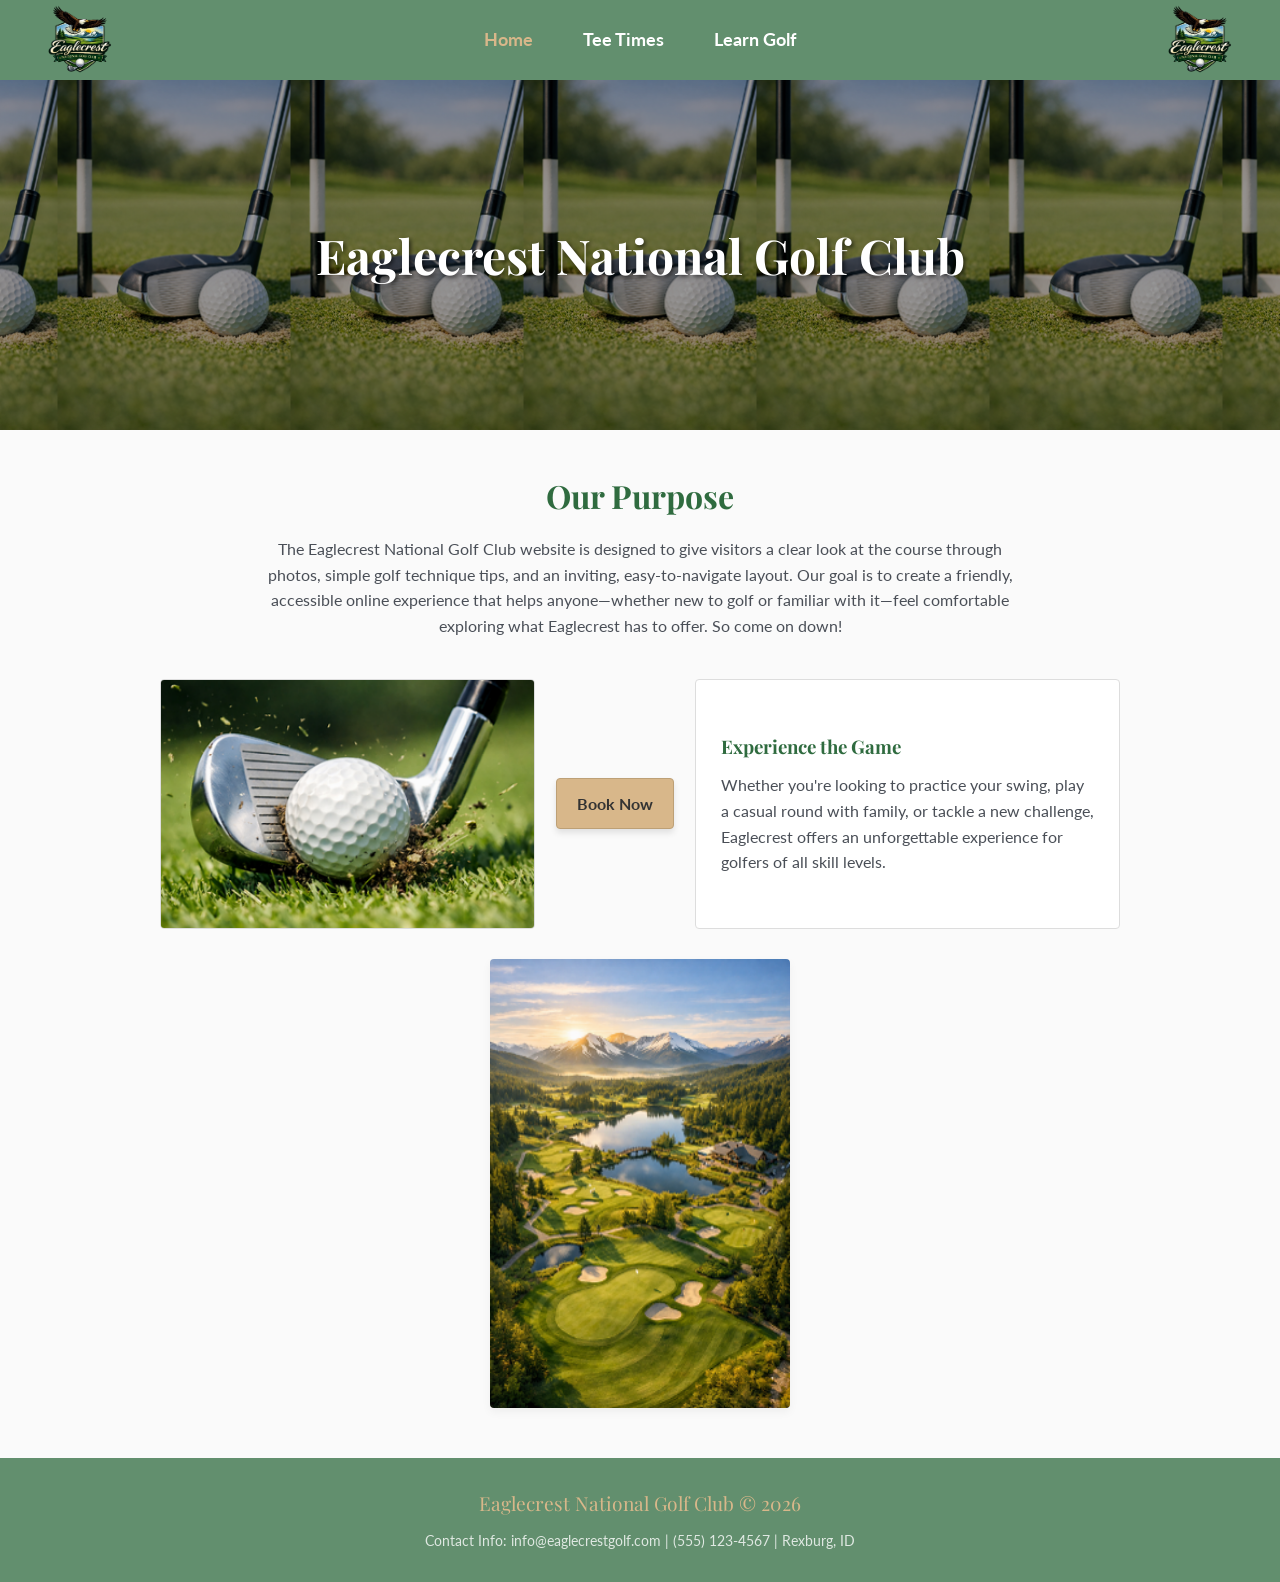
<file: index.html>
<!DOCTYPE html>
<html lang="en">
<head>
    <meta charset="UTF-8">
    <meta name="viewport" content="width=device-width, initial-scale=1.0">
    <title>Eaglecrest National Golf Club - Home</title>
    <link rel="preconnect" href="https://fonts.googleapis.com">
    <link rel="preconnect" href="https://fonts.gstatic.com" crossorigin>
    <link href="https://fonts.googleapis.com/css2?family=Lato:ital,wght@0,300;0,400;0,700;1,400&family=Playfair+Display:ital,wght@0,400..900;1,400..900&display=swap" rel="stylesheet">
    <link rel="stylesheet" href="styles/style.css">
</head>
<body>

    <header>
        <div class="nav-container">
            <div class="logo-box">
                <img src="assets/logo.png" alt="Eaglecrest Logo" class="nav-logo">
            </div>
            <nav>
                <a href="index.html" class="active">Home</a>
                <a href="tee-times.html">Tee Times</a>
                <a href="learn-golf.html">Learn Golf</a>
            </nav>
            <div class="logo-box">
                <img src="assets/logo.png" alt="Eaglecrest Logo" class="nav-logo">
            </div>
        </div>
    </header>

    <main>
        <section class="hero-section">
            <div class="hero-overlay">
                <h1>Eaglecrest National Golf Club</h1>
            </div>
        </section>

        <section class="purpose-section">
            <h2>Our Purpose</h2>
            <p>The Eaglecrest National Golf Club website is designed to give visitors a clear look at the course through photos, simple golf technique tips, and an inviting, easy-to-navigate layout. Our goal is to create a friendly, accessible online experience that helps anyone—whether new to golf or familiar with it—feel comfortable exploring what Eaglecrest has to offer. So come on down!</p>
        </section>

        <section class="home-gallery">
            <div class="gallery-top">
                <div class="gallery-card">
                    <img src="assets/golf_ball_close_up.png" alt="Golf ball and club close up">
                </div>
                
                <div class="cta-box">
                    <a href="tee-times.html" class="book-btn">Book Now</a>
                </div>

                <div class="gallery-card text-card">
                    <h3>Experience the Game</h3>
                    <p>Whether you're looking to practice your swing, play a casual round with family, or tackle a new challenge, Eaglecrest offers an unforgettable experience for golfers of all skill levels.</p>
                </div>
            </div>

            <div class="gallery-bottom">
                <div class="course-image-box">
                    <img src="assets/aerial.png" alt="Beautiful aerial view of Eaglecrest Golf Course">
                </div>
            </div>
        </section>
    </main>

    <footer>
        <p class="footer-title">Eaglecrest National Golf Club &copy; 2026</p>
        <div class="contact-info">
            <p>Contact Info: info@eaglecrestgolf.com | (555) 123-4567 | Rexburg, ID</p>
        </div>
    </footer>

</body>
</html>
</file>
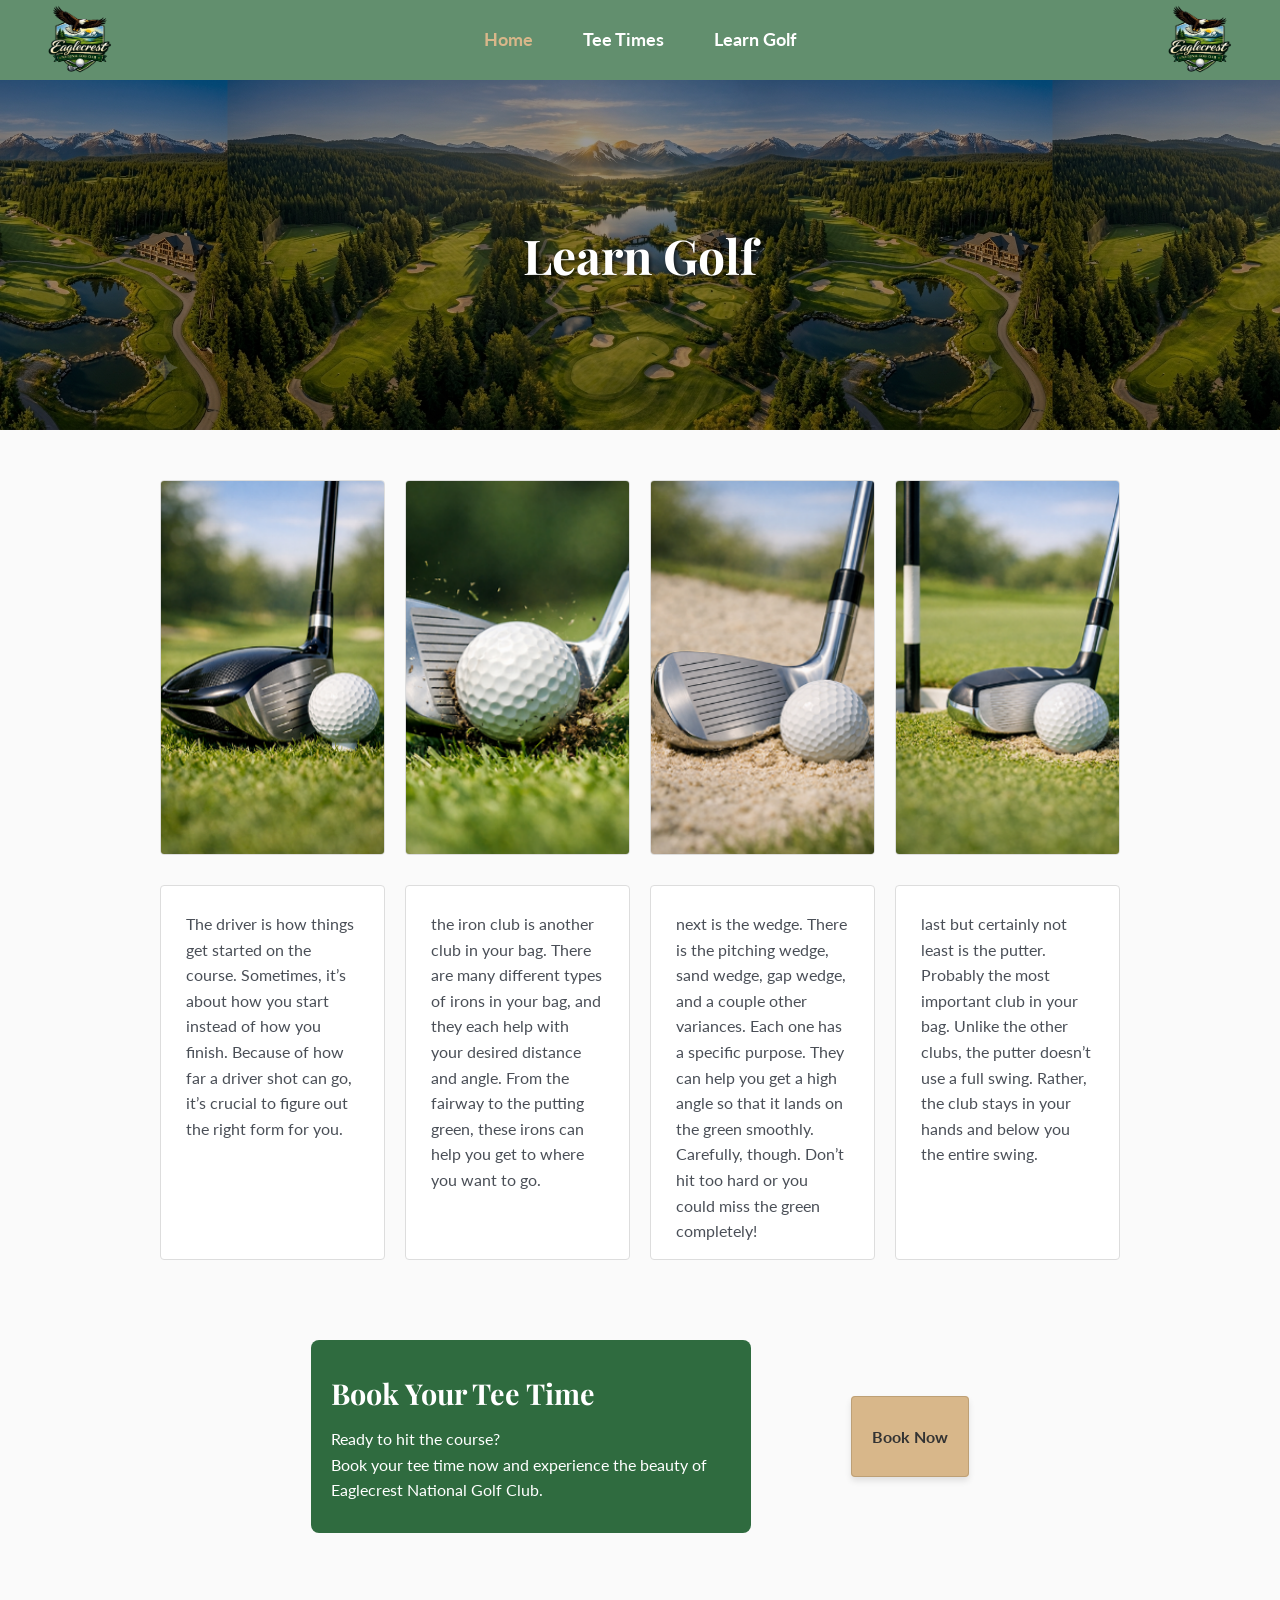
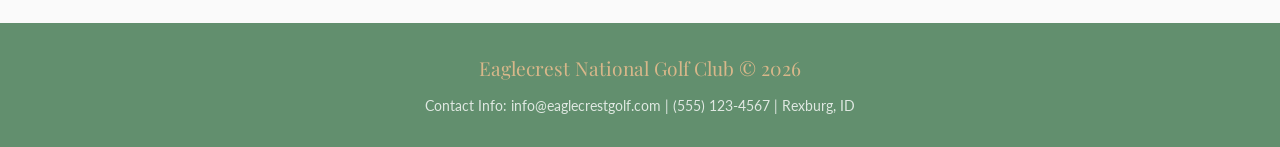
<file: learn-golf.html>
<!DOCTYPE html>
<html lang="en">
<head>
    <meta charset="UTF-8">
    <meta name="viewport" content="width=device-width, initial-scale=1.0">
    <title>Eaglecrest National Golf Club - Learn Golf</title>
    <link rel="preconnect" href="https://fonts.googleapis.com">
    <link rel="preconnect" href="https://fonts.gstatic.com" crossorigin>
    <link href="https://fonts.googleapis.com/css2?family=Lato:ital,wght@0,300;0,400;0,700;1,400&family=Playfair+Display:ital,wght@0,400..900;1,400..900&display=swap" rel="stylesheet">
    <link rel="stylesheet" href="styles/learn-golf.css">
</head>
<body>

    <header>
        <div class="nav-container">
            <div class="logo-box">
                <img src="assets/logo.png" alt="Eaglecrest Logo" class="nav-logo">
            </div>
            <nav>
                <a href="index.html" class="active">Home</a>
                <a href="tee-times.html">Tee Times</a>
                <a href="learn-golf.html">Learn Golf</a>
            </nav>
            <div class="logo-box">
                <img src="assets/logo.png" alt="Eaglecrest Logo" class="nav-logo">
            </div>
        </div>
    </header>

    <main>
        <section class="hero-section">
            <div class="hero-overlay">
                <h1>Learn Golf</h1>
            </div>
        </section>

        <section class="home-gallery">
            <div class="gallery-top">
                <div class="gallery-card">
                    <img src="assets/Picture3.png" alt="9 Iron">
                </div>
                
                <div class="gallery-card">
                    <img src="assets/golf_ball_close_up.png" alt="Golf ball and club close up">
                </div>

                <div class="gallery-card">
                    <img src="assets/Picture4.png" alt="Golf ball and club close up">
                </div>

                <div class="gallery-card">
                    <img src="assets/hero.png" alt="putter">
                </div>
            </div>

            <div class="gallery-bottom">
                <div class="gallery-card text-card">
                    <p>The driver is how things get started on the course. Sometimes, it’s about how you start instead of how you finish. Because of how far a driver shot can go, it’s crucial to figure out the right form for you.</p>
                </div>
                <div class="gallery-card text-card">
                    <p>the iron club is another club in your bag. There are many different types of irons in your bag, and they each help with your desired distance and angle. From the fairway to the putting green, these irons can help you get to where you want to go.</p>
                </div>
                <div class="gallery-card text-card">
                    <p>next is the wedge. There is the pitching wedge, sand wedge, gap wedge, and a couple other variances. Each one has a specific purpose. They can help you get a high angle so that it lands on the green smoothly. Carefully, though. Don’t hit too hard or you could miss the green completely! </p>
                </div>
                <div class="gallery-card text-card">
                    <p> last but certainly not least is the putter. Probably the most important club in your bag. Unlike the other clubs, the putter doesn’t use a full swing. Rather, the club stays in your hands and below you the entire swing. </p>
                </div>
            </div>
        </section>
        <section class = "tee-booking">
            <div class="tee-booking-content">
                <h2>Book Your Tee Time</h2>
                <p>Ready to hit the course?</p>
                <p>Book your tee time now and experience the beauty of Eaglecrest National Golf Club.</p>
            </div>
            <div class="tee-booking-button">
                <a href="tee-times.html" class="book-now-button">Book Now</a>
            </div>

        </section>
    </main>

    <footer>
        <p class="footer-title">Eaglecrest National Golf Club &copy; 2026</p>
        <div class="contact-info">
            <p>Contact Info: info@eaglecrestgolf.com | (555) 123-4567 | Rexburg, ID</p>
        </div>
    </footer>

</body>
</html>
</file>
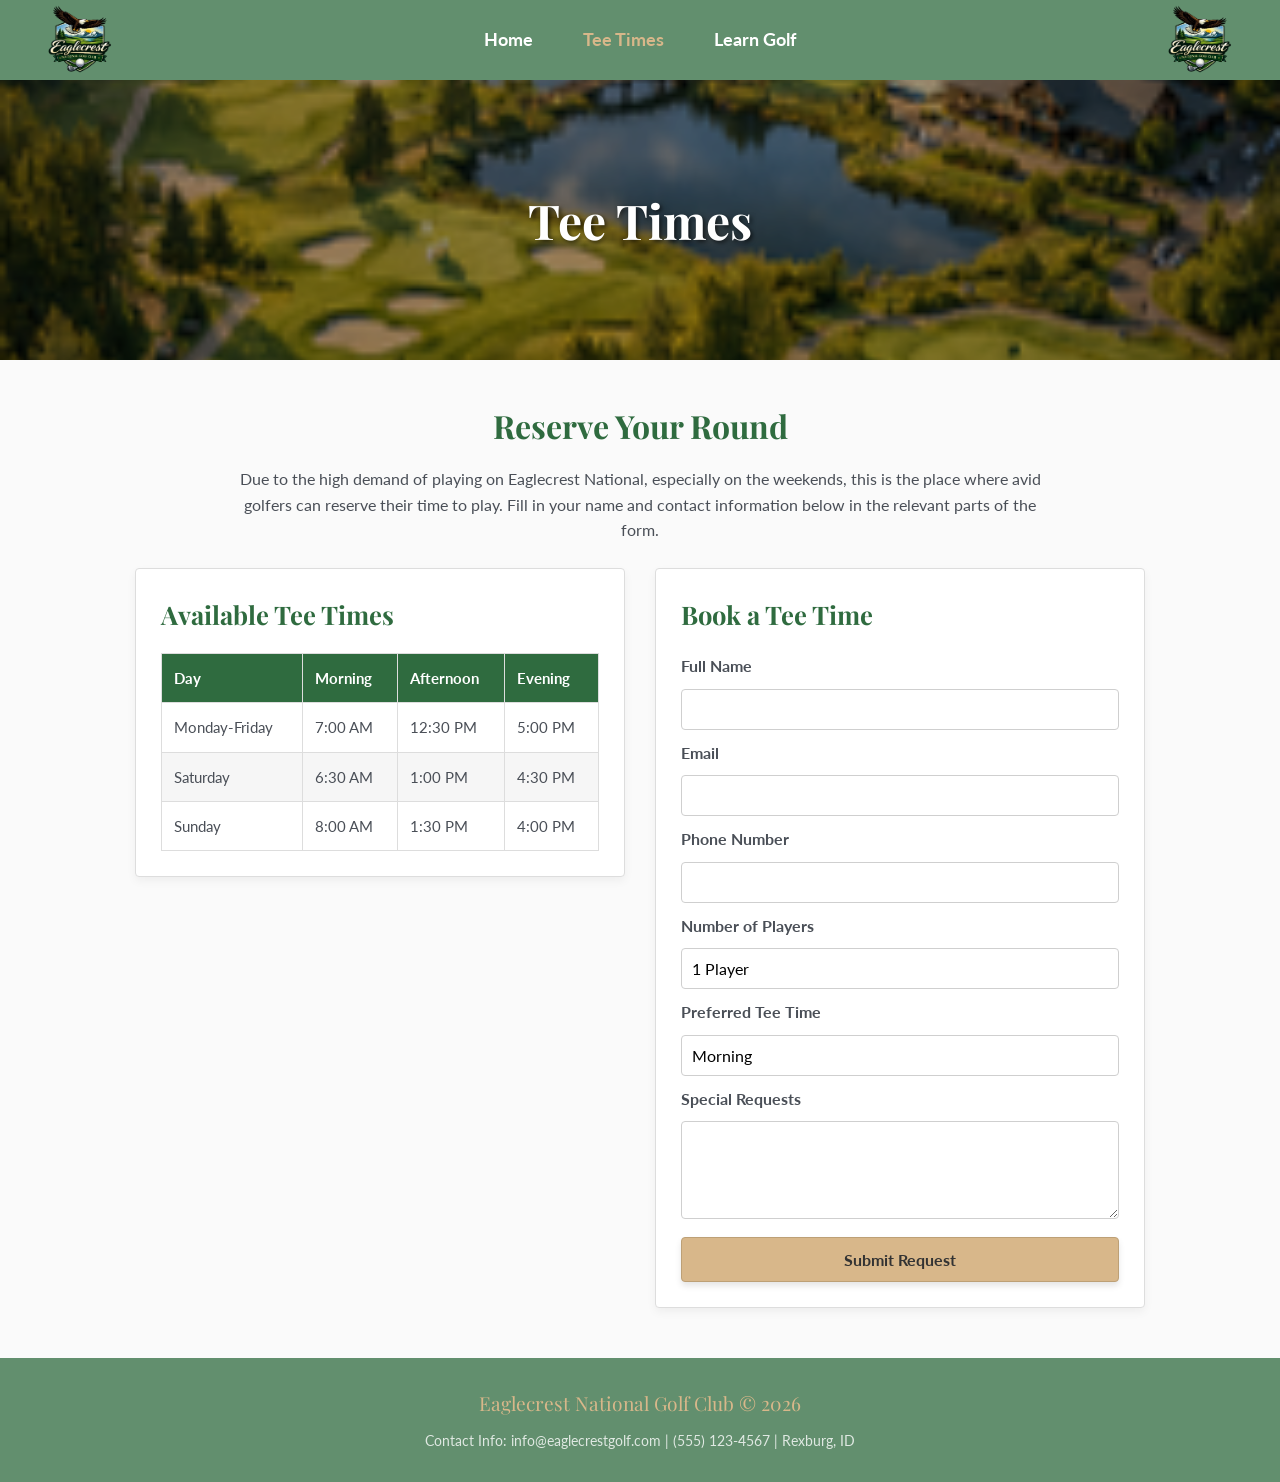
<file: tee-times.html>
<!DOCTYPE html>
<html lang="en">
<head>
    <meta charset="UTF-8">
    <meta name="viewport" content="width=device-width, initial-scale=1.0">
    <title>Eaglecrest National Golf Club - Tee Times</title>
    <link rel="preconnect" href="https://fonts.googleapis.com">
    <link rel="preconnect" href="https://fonts.gstatic.com" crossorigin>
    <link href="https://fonts.googleapis.com/css2?family=Lato:ital,wght@0,300;0,400;0,700;1,400&amp;family=Playfair+Display:ital,wght@0,400..900;1,400..900&amp;display=swap" rel="stylesheet">
    <link rel="stylesheet" href="styles/style.css">
</head>
<body>

    <header>
        <div class="nav-container">
            <div class="logo-box">
                <img src="assets/logo.png" alt="Eaglecrest Logo" class="nav-logo">
            </div>
            <nav>
                <a href="index.html">Home</a>
                <a href="tee-times.html" class="active">Tee Times</a>
                <a href="learn-golf.html">Learn Golf</a>
            </nav>
            <div class="logo-box">
                <img src="assets/logo.png" alt="Eaglecrest Logo" class="nav-logo">
            </div>
        </div>
    </header>

    <main>
        <section class="page-hero tee-hero">
            <div class="hero-overlay">
                <h1>Tee Times</h1>
            </div>
        </section>

        <section class="tee-intro">
            <h2>Reserve Your Round</h2>
            <p>Due to the high demand of playing on Eaglecrest National, especially on the weekends, this is the place where avid golfers can reserve their time to play. Fill in your name and contact information below in the relevant parts of the form.</p>
        </section>

        <section class="tee-booking">
            <div class="schedule-panel">
                <h2>Available Tee Times</h2>
                <table class="tee-table">
                    <thead>
                        <tr>
                            <th>Day</th>
                            <th>Morning</th>
                            <th>Afternoon</th>
                            <th>Evening</th>
                        </tr>
                    </thead>
                    <tbody>
                        <tr>
                            <td>Monday-Friday</td>
                            <td>7:00 AM</td>
                            <td>12:30 PM</td>
                            <td>5:00 PM</td>
                        </tr>
                        <tr>
                            <td>Saturday</td>
                            <td>6:30 AM</td>
                            <td>1:00 PM</td>
                            <td>4:30 PM</td>
                        </tr>
                        <tr>
                            <td>Sunday</td>
                            <td>8:00 AM</td>
                            <td>1:30 PM</td>
                            <td>4:00 PM</td>
                        </tr>
                    </tbody>
                </table>
            </div>

            <div class="booking-form-panel">
                <h2>Book a Tee Time</h2>
                <form class="tee-form">
                    <label for="name">Full Name</label>
                    <input type="text" id="name" name="name" required>

                    <label for="email">Email</label>
                    <input type="email" id="email" name="email" required>

                    <label for="phone">Phone Number</label>
                    <input type="tel" id="phone" name="phone">

                    <label for="players">Number of Players</label>
                    <select id="players" name="players">
                        <option value="1">1 Player</option>
                        <option value="2">2 Players</option>
                        <option value="3">3 Players</option>
                        <option value="4">4 Players</option>
                    </select>

                    <label for="tee-time">Preferred Tee Time</label>
                    <select id="tee-time" name="tee-time">
                        <option value="morning">Morning</option>
                        <option value="afternoon">Afternoon</option>
                        <option value="evening">Evening</option>
                    </select>

                    <label for="message">Special Requests</label>
                    <textarea id="message" name="message" rows="4"></textarea>

                    <button type="submit" class="book-btn">Submit Request</button>
                </form>
            </div>
        </section>
    </main>

    <footer>
        <p class="footer-title">Eaglecrest National Golf Club &copy; 2026</p>
        <div class="contact-info">
            <p>Contact Info: info@eaglecrestgolf.com | (555) 123-4567 | Rexburg, ID</p>
        </div>
    </footer>

</body>
</html>
</file>
<file: styles/style.css>
/* WDD 130 - Eaglecrest Home Page Stylesheet */

/* Root Variables for Color Palette */
:root {
    --primary-green: #2F6B3F;
    --secondary-grey: #4A4F57;
    --accent-tan: #D8B78A;
    --accent-blue: #6BAED6;
    --white: #ffffff;
}

/* Base resets */
* {
    box-sizing: border-box;
    margin: 0;
    padding: 0;
}

body {
    font-family: 'Lato', sans-serif;
    color: var(--secondary-grey);
    background-color: #fafafa;
    line-height: 1.6;
}

h1, h2, h3 {
    font-family: 'Playfair Display', serif;
}

/* Header & Nav Layout matching wireframe */
header {
    background-color: rgba(47, 107, 63, 0.75); 
    box-shadow: 0 4px 10px rgba(0, 0, 0, 0.1);
}

.nav-container {
    display: flex;
    justify-content: space-between;
    align-items: center;
    max-width: 1200px;
    margin: 0 auto;
}

.logo-box {
    width: 80px;
}

.nav-logo {
    width: 100%;
    height: auto;
    display: block;
}

nav {
    display: flex;
    gap: 30px;
}

nav a {
    color: var(--white);
    text-decoration: none;
    font-weight: bold;
    font-size: 1.1rem;
    padding: 5px 10px;
    transition: color 0.3s;
}

nav a:hover, nav a.active {
    color: var(--accent-tan);
}

/* Hero Section (Title & Picture) */
.hero-section {
    background-image: url('../assets/hero.png');
    background-size: contain;
    background-position: center 35%;
    background-color: #1a1a1a;
    height: 350px;
    position: relative;
    display: flex;
    align-items: center;
    justify-content: center;
    background-position: center 80%;
}

.hero-overlay {
    background-color: rgba(0, 0, 0, 0.4);
    width: 100%;
    height: 100%;
    display: flex;
    align-items: center;
    justify-content: center;
}

.hero-overlay h1 {
    color: var(--white);
    font-size: 3rem;
    text-shadow: 2px 2px 4px rgba(0,0,0,0.6);
    text-align: center;
}

/* Purpose Area */
.purpose-section {
    max-width: 800px;
    margin: 40px auto;
    text-align: center;
    padding: 0 20px;
}

.purpose-section h2 {
    color: var(--primary-green);
    margin-bottom: 15px;
    font-size: 2rem;
}

/* Lower Section Gallery/Layout Layout */
.home-gallery {
    max-width: 1000px;
    margin: 0 auto 5px auto;
    padding: 0 20px;
}

.gallery-top {
    display: flex;
    align-items: center;
    justify-content: space-between;
    gap: 20px;
    margin-bottom: 30px;
}

.gallery-card {
    flex: 1;
    background: var(--white);
    border: 1px solid #ddd;
    border-radius: 4px;
    overflow: hidden;
    height: 250px;
}

.gallery-card img {
    width: 100%;
    height: 100%;
    object-fit: cover;
}

.text-card {
    padding: 25px;
    display: flex;
    flex-direction: column;
    justify-content: center;
}

.text-card h3 {
    color: var(--primary-green);
    margin-bottom: 10px;
}

/* Center Column Book Now Callout */
.cta-box {
    display: flex;
    flex-direction: column;
    align-items: center;
    justify-content: center;
    width: 120px;
}

.book-btn {
    background-color: var(--accent-tan);
    color: #333;
    text-decoration: none;
    font-weight: bold;
    padding: 12px 20px;
    border-radius: 4px;
    text-align: center;
    border: 1px solid #bda076;
    box-shadow: 0 4px 6px rgba(0,0,0,0.1);
    transition: background 0.3s, transform 0.2s;
}

.book-btn:hover {
    background-color: #cbab7c;
    transform: translateY(-2px);
}

/* Bottom Course Image Arrangement */
.gallery-bottom {
    max-width: 300px;
    margin: 0 auto 50px auto;
}

.course-image-box {
    width: 100%;
    border-radius: 4px;
    overflow: hidden;
    box-shadow: 0 4px 10px rgba(0,0,0,0.05);
}

.course-image-box img {
    width: 100%;
    height: auto;
    display: block;
    margin: 0 auto;
}

/* Footer layout */
footer {
    background-color: rgba(47, 107, 63, 0.75); 
    color: var(--white);
    text-align: center;
    padding: 30px 20px;
    margin-top: 40px;
}

.footer-title {
    font-family: 'Playfair Display', serif;
    font-size: 1.2rem;
    margin-bottom: 10px;
    color: var(--accent-tan);
}

.contact-info p {
    font-size: 0.9rem;
    opacity: 0.8;
}

/* Tee Times Page */
.page-hero {
    height: 280px;
    position: relative;
    display: flex;
    align-items: center;
    justify-content: center;
    background-size: cover;
    background-position: center;
}

.tee-hero {
    background-image: url('../assets/aerial.png');
}

.tee-intro {
    max-width: 850px;
    margin: 40px auto 25px auto;
    padding: 0 20px;
    text-align: center;
}

.tee-intro h2 {
    color: var(--primary-green);
    font-size: 2rem;
    margin-bottom: 15px;
}

.tee-booking {
    max-width: 1050px;
    margin: 0 auto 50px auto;
    padding: 0 20px;
    display: grid;
    grid-template-columns: 1fr 1fr;
    gap: 30px;
    align-items: start;
}

.schedule-panel,
.booking-form-panel {
    background-color: var(--white);
    border: 1px solid #ddd;
    border-radius: 4px;
    padding: 25px;
    box-shadow: 0 4px 10px rgba(0, 0, 0, 0.05);
}

.schedule-panel h2,
.booking-form-panel h2 {
    color: var(--primary-green);
    font-size: 1.6rem;
    margin-bottom: 18px;
}

.tee-table {
    width: 100%;
    border-collapse: collapse;
    font-size: 0.95rem;
}

.tee-table th,
.tee-table td {
    border: 1px solid #ddd;
    padding: 12px;
    text-align: left;
}

.tee-table th {
    background-color: var(--primary-green);
    color: var(--white);
}

.tee-table tr:nth-child(even) {
    background-color: #f6f6f6;
}

.tee-form {
    display: flex;
    flex-direction: column;
    gap: 10px;
}

.tee-form label {
    font-weight: 700;
    color: var(--secondary-grey);
}

.tee-form input,
.tee-form select,
.tee-form textarea {
    width: 100%;
    padding: 10px;
    border: 1px solid #cfcfcf;
    border-radius: 4px;
    font-family: 'Lato', sans-serif;
    font-size: 1rem;
}

.tee-form select {
    appearance: none;
    background-color: var(--white);
    background-image: none;
}

.tee-form textarea {
    resize: vertical;
}

.tee-form .book-btn {
    margin-top: 8px;
    cursor: pointer;
    font-family: 'Lato', sans-serif;
    font-size: 1rem;
}

@media screen and (max-width: 800px) {
    .nav-container,
    .gallery-top,
    .tee-booking {
        flex-direction: column;
    }

    .tee-booking {
        display: flex;
    }

    nav {
        gap: 12px;
        flex-wrap: wrap;
        justify-content: center;
        padding: 10px 0;
    }

    .logo-box {
        width: 65px;
    }

    .hero-overlay h1 {
        font-size: 2.2rem;
        padding: 0 15px;
    }

    .gallery-card,
    .cta-box,
    .schedule-panel,
    .booking-form-panel {
        width: 100%;
    }

    .tee-table {
        font-size: 0.85rem;
    }

    .tee-table th,
    .tee-table td {
        padding: 8px;
    }
}
</file>
<file: styles/learn-golf.css>
/* Root Variables for Color Palette */
:root {
    --primary-green: #2F6B3F;
    --secondary-grey: #4A4F57;
    --accent-tan: #D8B78A;
    --accent-blue: #6BAED6;
    --white: #ffffff;
}

/* Base resets */
* {
    box-sizing: border-box;
    margin: 0;
    padding: 0;
}

body {
    font-family: 'Lato', sans-serif;
    color: var(--secondary-grey);
    background-color: #fafafa;
    line-height: 1.6;
}

h1, h2, h3 {
    font-family: 'Playfair Display', serif;
}

/* Header & Nav Layout matching wireframe */
header {
    background-color: rgba(47, 107, 63, 0.75); 
    box-shadow: 0 4px 10px rgba(0, 0, 0, 0.1);
}

.nav-container {
    display: flex;
    justify-content: space-between;
    align-items: center;
    max-width: 1200px;
    margin: 0 auto;
}

.logo-box {
    width: 80px;
}

.nav-logo {
    width: 100%;
    height: auto;
    display: block;
}

nav {
    display: flex;
    gap: 30px;
}

nav a {
    color: var(--white);
    text-decoration: none;
    font-weight: bold;
    font-size: 1.1rem;
    padding: 5px 10px;
    transition: color 0.3s;
}

nav a:hover, nav a.active {
    color: var(--accent-tan);
}

/* Hero Section (Title & Picture) */
.hero-section {
    background-image: url('../assets/Golf-horizontal-landscape.png');
    background-size: contain;
    background-position: center 35%;
    background-color: #1a1a1a;
    height: 350px;
    position: relative;
    display: flex;
    align-items: center;
    justify-content: center;
    background-position: center 80%;
}

.hero-overlay {
    background-color: rgba(0, 0, 0, 0.4);
    width: 100%;
    height: 100%;
    display: flex;
    align-items: center;
    justify-content: center;
}

.hero-overlay h1 {
    color: var(--white);
    font-size: 3rem;
    text-shadow: 2px 2px 4px rgba(0,0,0,0.6);
    text-align: center;
}

/* Lower Section Gallery/Layout Layout */
.home-gallery {
    max-width: 1000px;
    margin: 0 auto 5px auto;
    padding: 0 20px;
    margin-top: 50px;
}

.gallery-top {
    display: flex;
    align-items: center;
    justify-content: space-between;
    gap: 20px;
    margin-bottom: 30px;
}

.gallery-card {
    flex: 1;
    background: var(--white);
    border: 1px solid #ddd;
    border-radius: 4px;
    overflow: hidden;
    height: 375px;
}

.gallery-card img {
    width: 100%;
    height: 100%;
    object-fit: cover;
}

.text-card {
    padding: 25px;
    display: flex;
    flex-direction:row;
    justify-content: center;
}

.text-card h3 {
    color: var(--primary-green);
    margin-bottom: 10px;
}


/* Bottom Course Image Arrangement */
.gallery-bottom {
    margin: 0 auto 50px auto;
    display: flex;
    align-items: center;
    justify-content: space-between;
    gap: 20px;
    flex-direction: row;
    margin-bottom: 30px;
}

.course-image-box {
    width: 100%;
    border-radius: 4px;
    overflow: hidden;
    box-shadow: 0 4px 10px rgba(0,0,0,0.05);
}

.course-image-box img {
    width: 100%;
    height: auto;
    display: block;
    margin: 0 auto;
}

.tee-booking {
    display: flex;
    justify-content: center;
    align-items: center;   
    color: var(--white);
    
}

.tee-booking-content h2 {
    font-size: 1.8rem;
    margin-bottom: 10px;
}

.tee-booking-content p {
    font-size: 1rem;
    max-width: 400px;
}

.tee-booking-content {
    background-color: var(--primary-green);
    padding: 30px 20px;
    margin: 50px;
    border-radius: 8px;
}

.tee-booking-button .book-now-button {
    background-color: var(--accent-tan);
    color: #333;
    text-decoration: none;
    font-weight: bold;
    padding: 30px 20px;
    margin: 50px;
    border-radius: 4px;
    text-align: center;
    border: 1px solid #bda076;
    box-shadow: 0 4px 6px rgba(0,0,0,0.1);
    transition: background 0.3s, transform 0.2s;
}

/* Footer layout */
footer {
    background-color: rgba(47, 107, 63, 0.75); 
    color: var(--white);
    text-align: center;
    padding: 30px 20px;
    margin-top: 40px;
}

.footer-title {
    font-family: 'Playfair Display', serif;
    font-size: 1.2rem;
    margin-bottom: 10px;
    color: var(--accent-tan);
}

.contact-info p {
    font-size: 0.9rem;
    opacity: 0.8;
}

@media screen and (max-width: 800px) {
    .nav-container,
    .gallery-top,
    .tee-booking {
        flex-direction: column;
    }

    .tee-booking {
        display: flex;
    }

    nav {
        gap: 12px;
        flex-wrap: wrap;
        justify-content: center;
        padding: 10px 0;
    }

    .logo-box {
        width: 65px;
    }

    .hero-overlay h1 {
        font-size: 2.2rem;
        padding: 0 15px;
    }

    .gallery-card,
    .cta-box,
    .schedule-panel,
    .booking-form-panel {
        width: 100%;
    }

    .tee-table {
        font-size: 0.85rem;
    }

    .tee-table th,
    .tee-table td {
        padding: 8px;
    }
}
</file>
